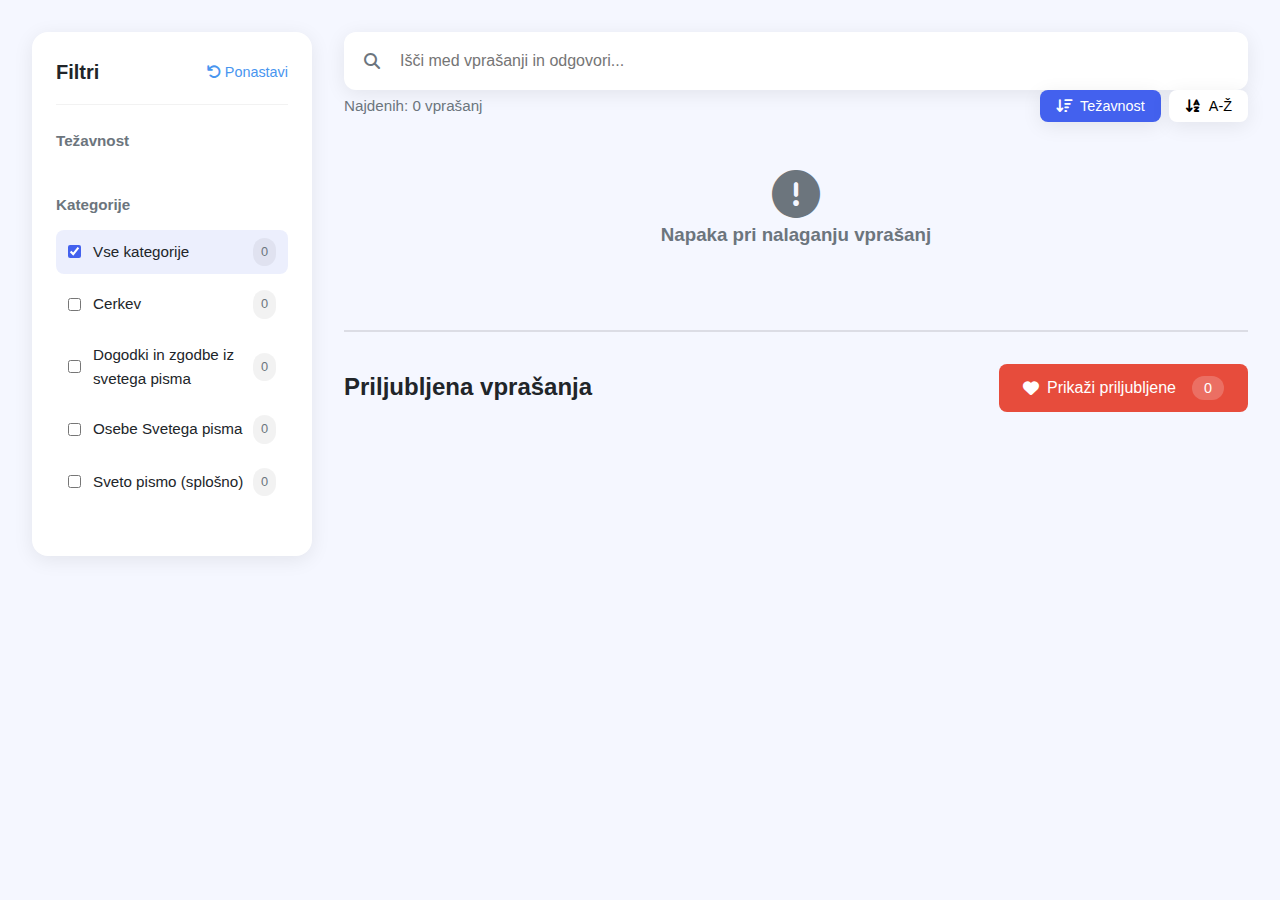
<file: index.html>
<!doctype html>
<html lang="sl">
<head>
    <meta charset="utf-8">
    <meta name="viewport" content="width=device-width, initial-scale=1">
    <title>Krščanski Kviz – Modern Filtri</title>
    <link rel="stylesheet" href="https://cdnjs.cloudflare.com/ajax/libs/font-awesome/6.4.0/css/all.min.css">
    <link rel="stylesheet" href="slog.css">
</head>
<body>
    <div class="container">
        <aside class="filter-sidebar">
            <div class="filter-header">
                <h2 class="filter-title">Filtri</h2>
                <button class="reset-btn"><i class="fas fa-undo"></i> Ponastavi</button>
            </div>

            <div class="filter-group">
                <div class="filter-group-title"><span>Težavnost</span></div>
                <div class="filter-options" id="difficulty-filters"></div>
            </div>

            <div class="filter-group">
                <div class="filter-group-title"><span>Kategorije</span></div>
                <div class="filter-options" id="category-filters"></div>
            </div>
        </aside>

        <main class="main-content">
            <div class="search-bar">
                <i class="fas fa-search"></i>
                <input type="text" id="search-input" placeholder="Išči med vprašanji in odgovori...">
            </div>

            <div class="results-header">
                <div class="results-count">Najdenih: <span id="results-count">0</span> vprašanj</div>
                <div class="sort-options">
                    <button class="sort-btn active" data-sort="difficulty"><i class="fas fa-sort-amount-down"></i> Težavnost</button>
                    <button class="sort-btn" data-sort="alphabetical"><i class="fas fa-sort-alpha-down"></i> A-Ž</button>
                </div>
            </div>

            <div class="questions-grid" id="questions-container"></div>

            <div class="favorites-section">
                <div class="favorites-header">
                    <h2 class="favorites-title">Priljubljena vprašanja</h2>
                    <button class="show-favorites-btn" id="show-favorites-btn">
                        <i class="fas fa-heart"></i> Prikaži priljubljene
                        <span class="favorites-count" id="favorites-count">0</span>
                    </button>
                </div>
                <div class="questions-grid" id="favorites-container"></div>
            </div>
        </main>
    </div>

    <script src="app.js"></script>
</body>
</html>
</file>
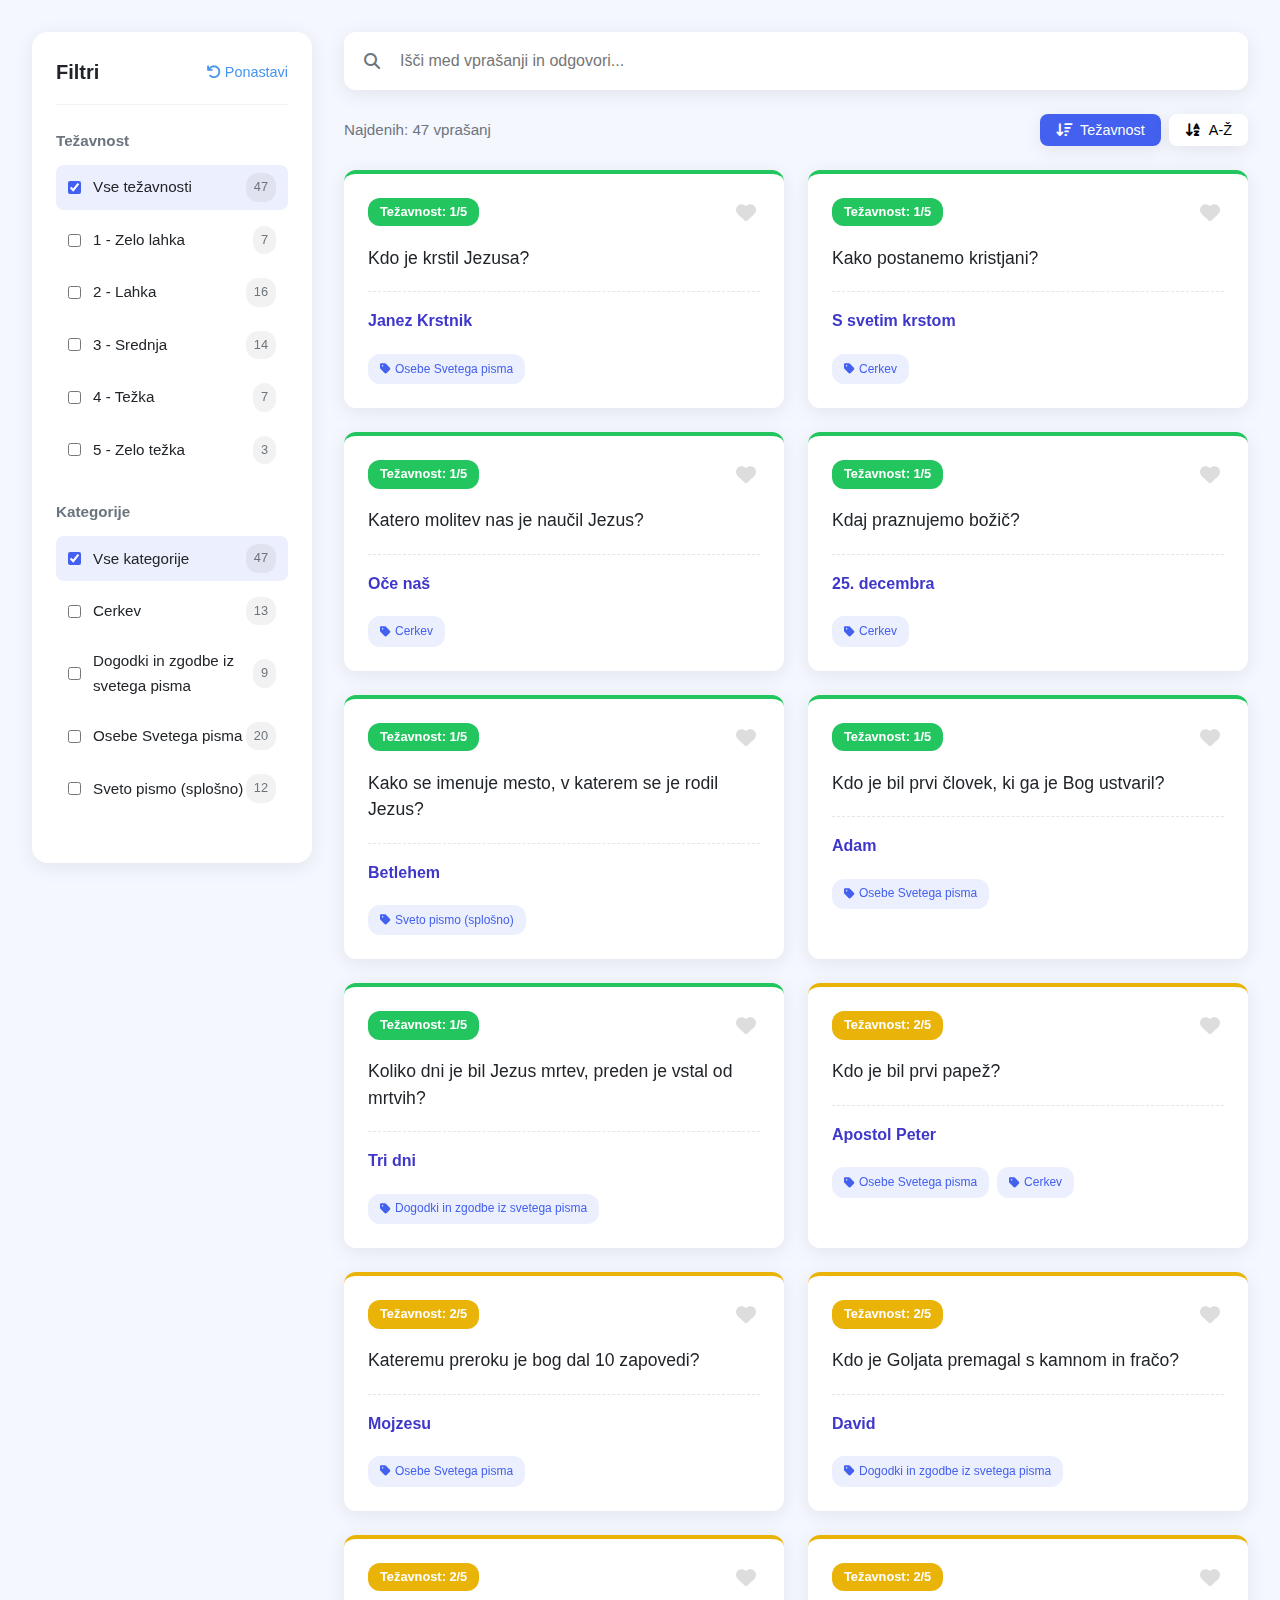
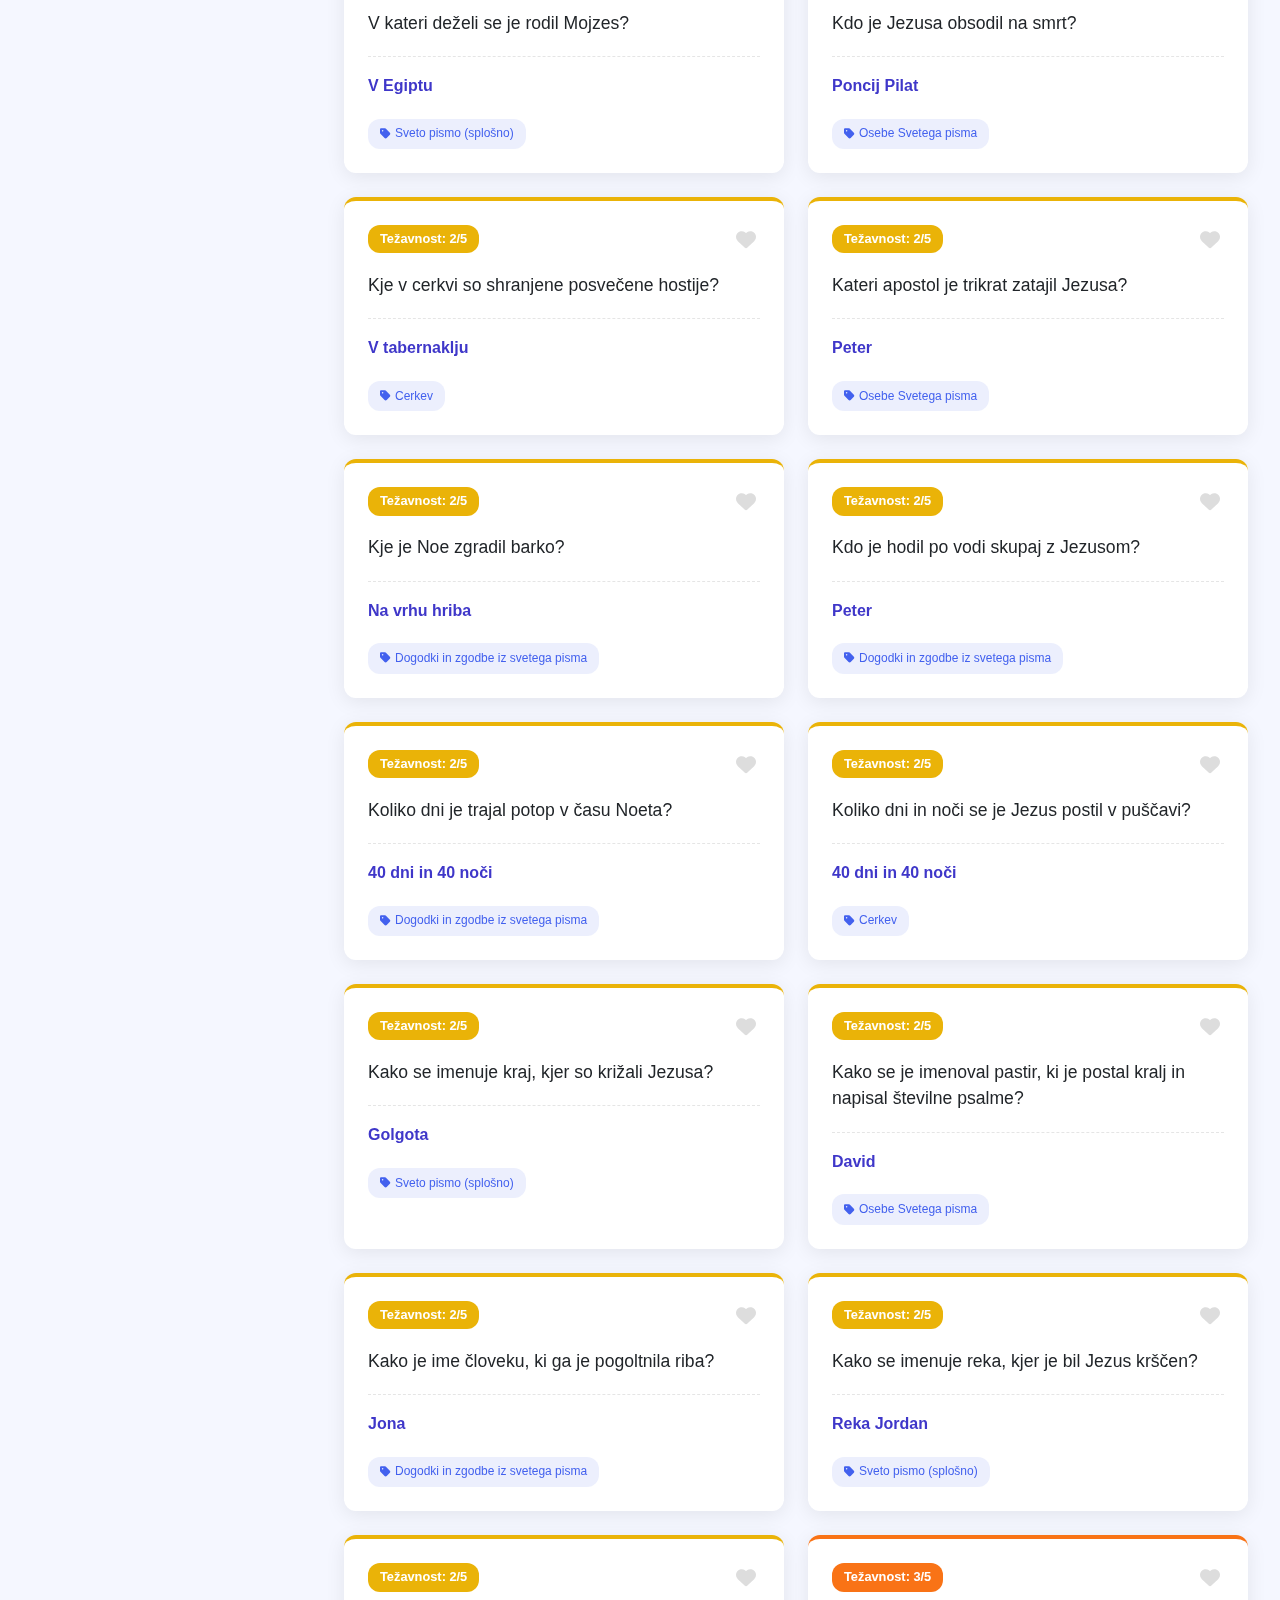
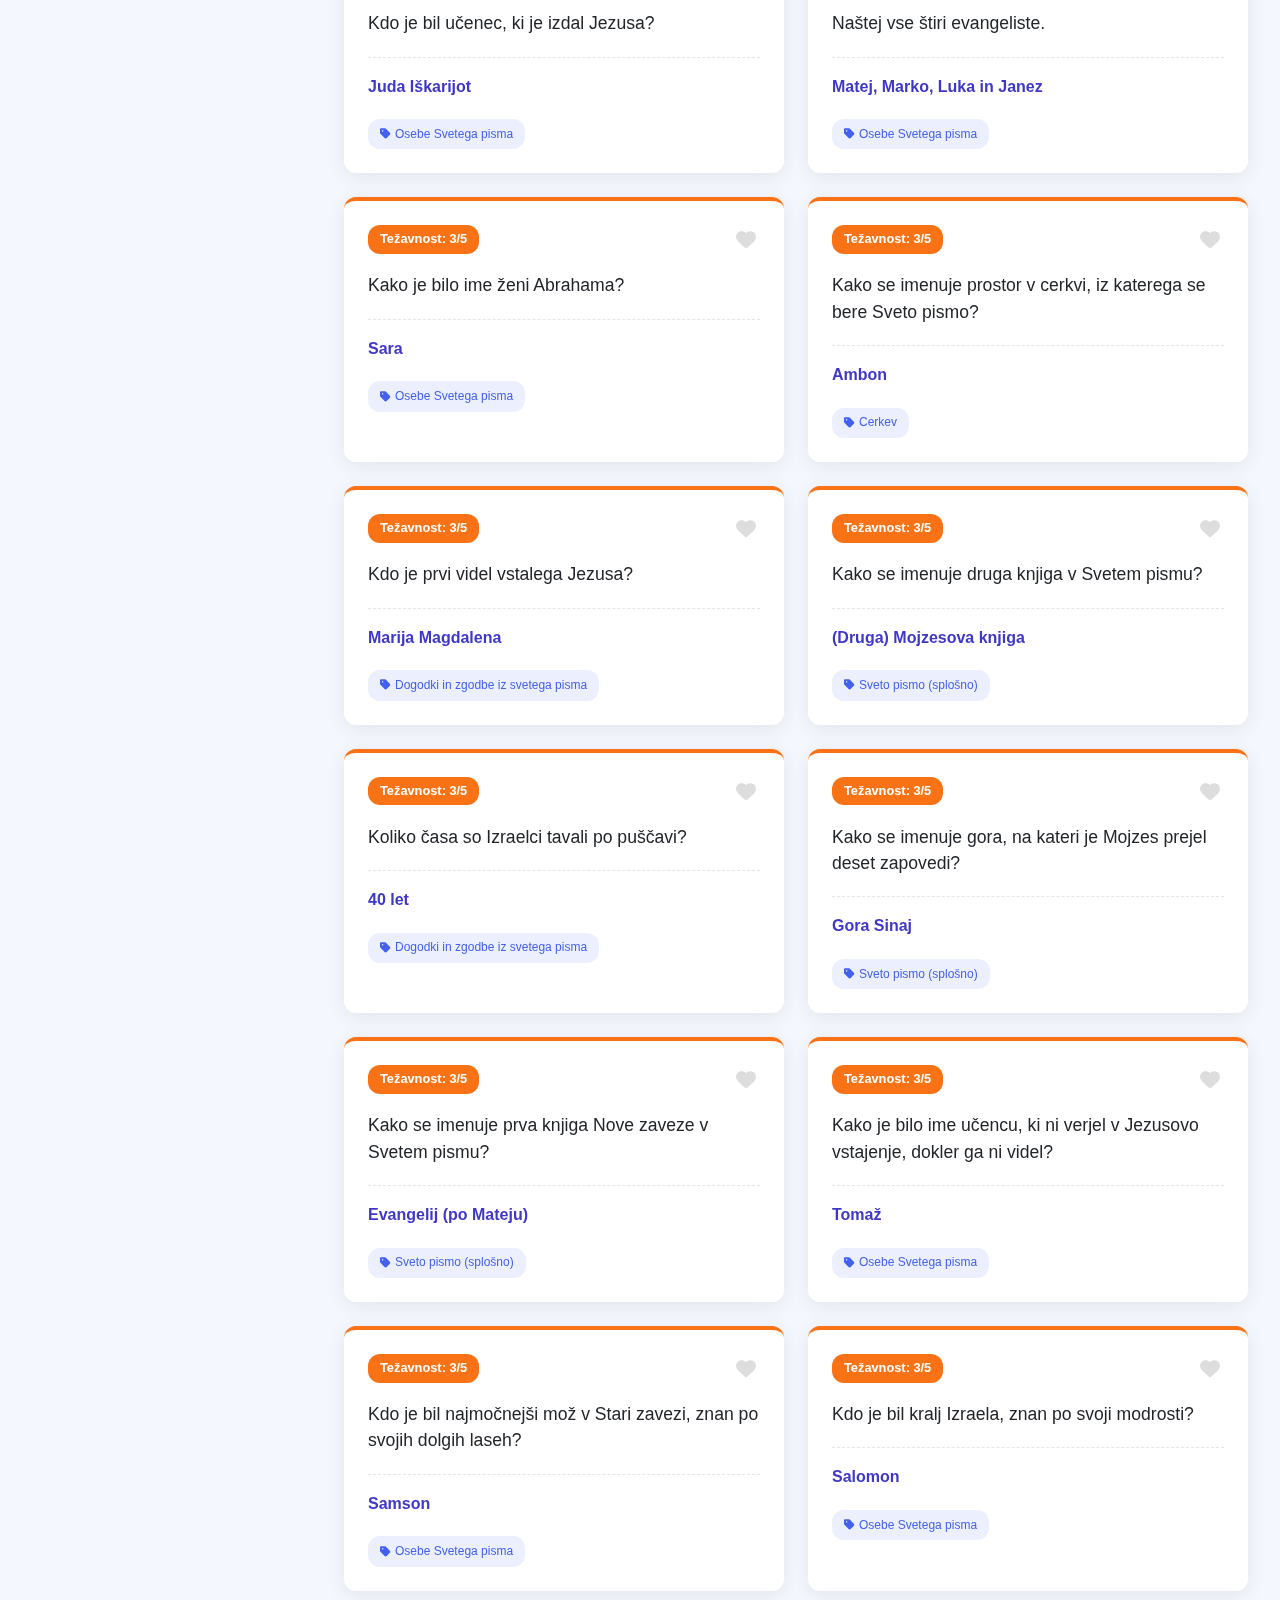
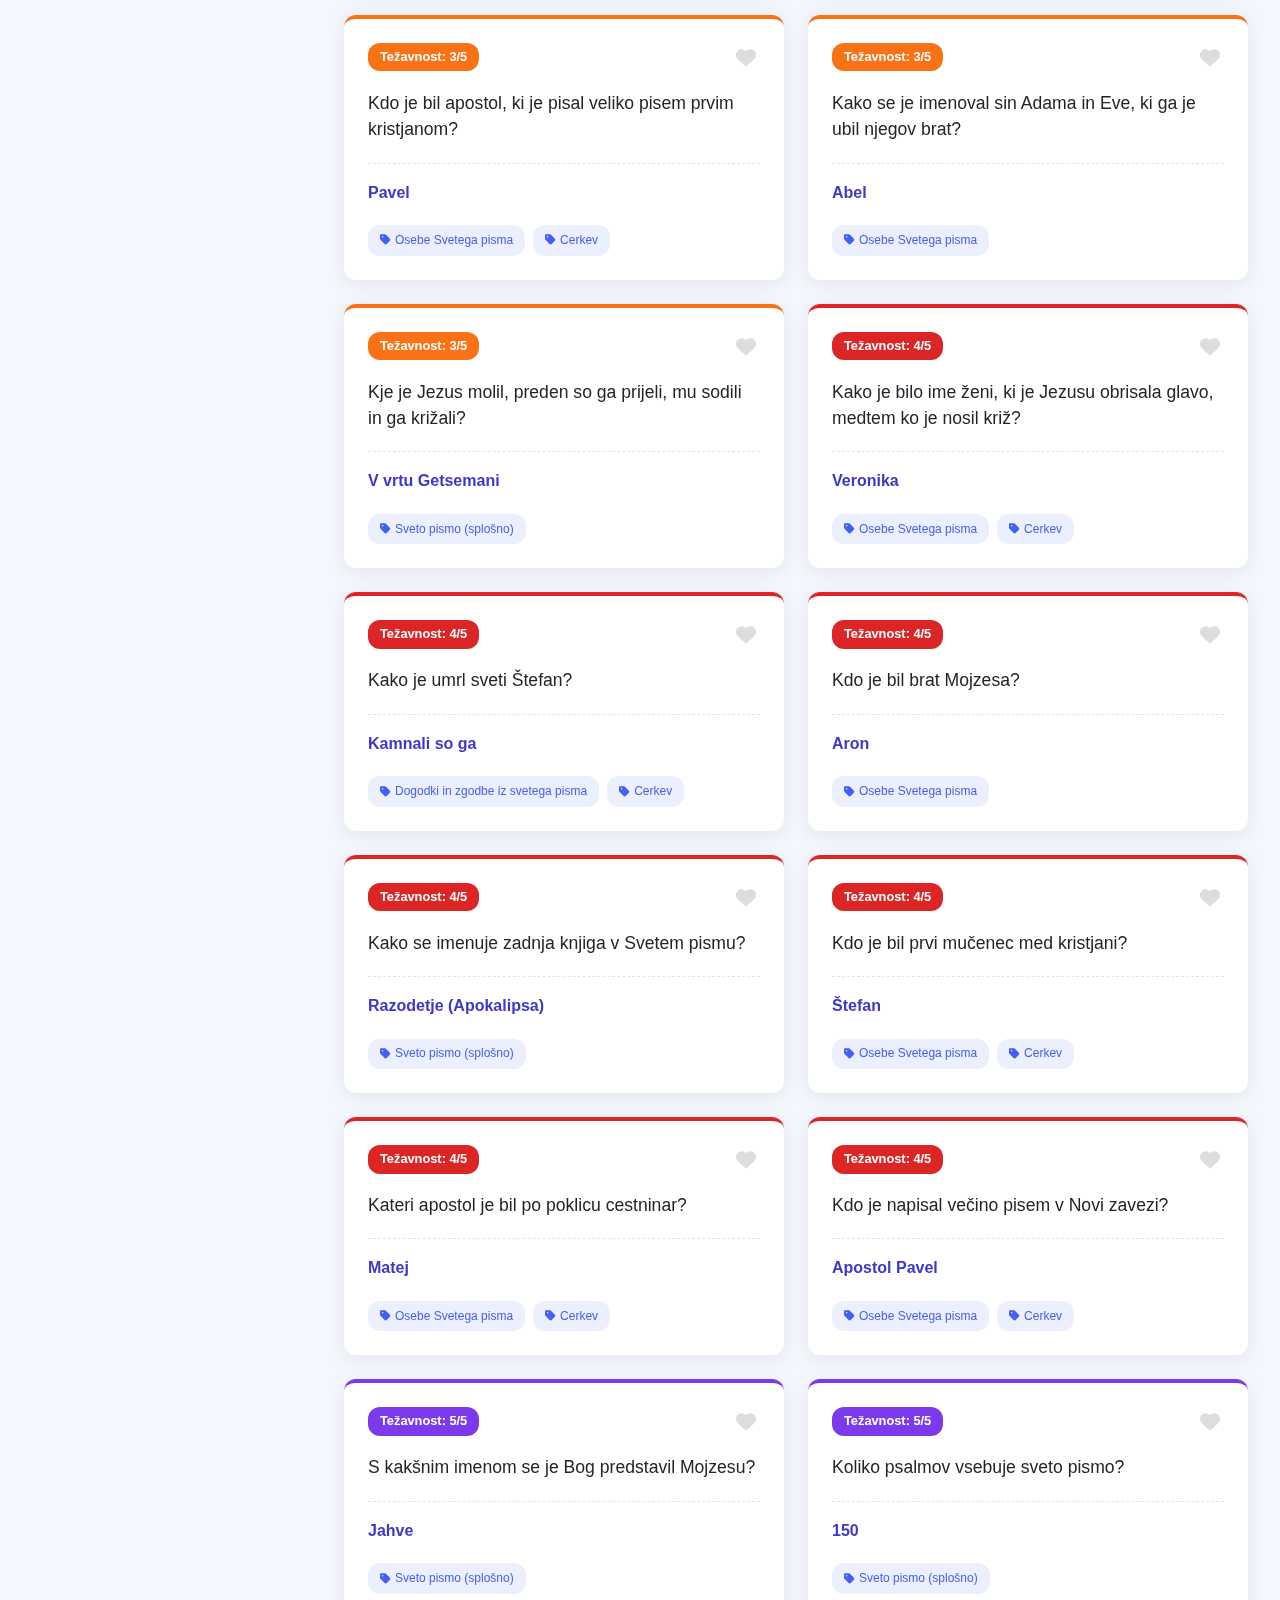
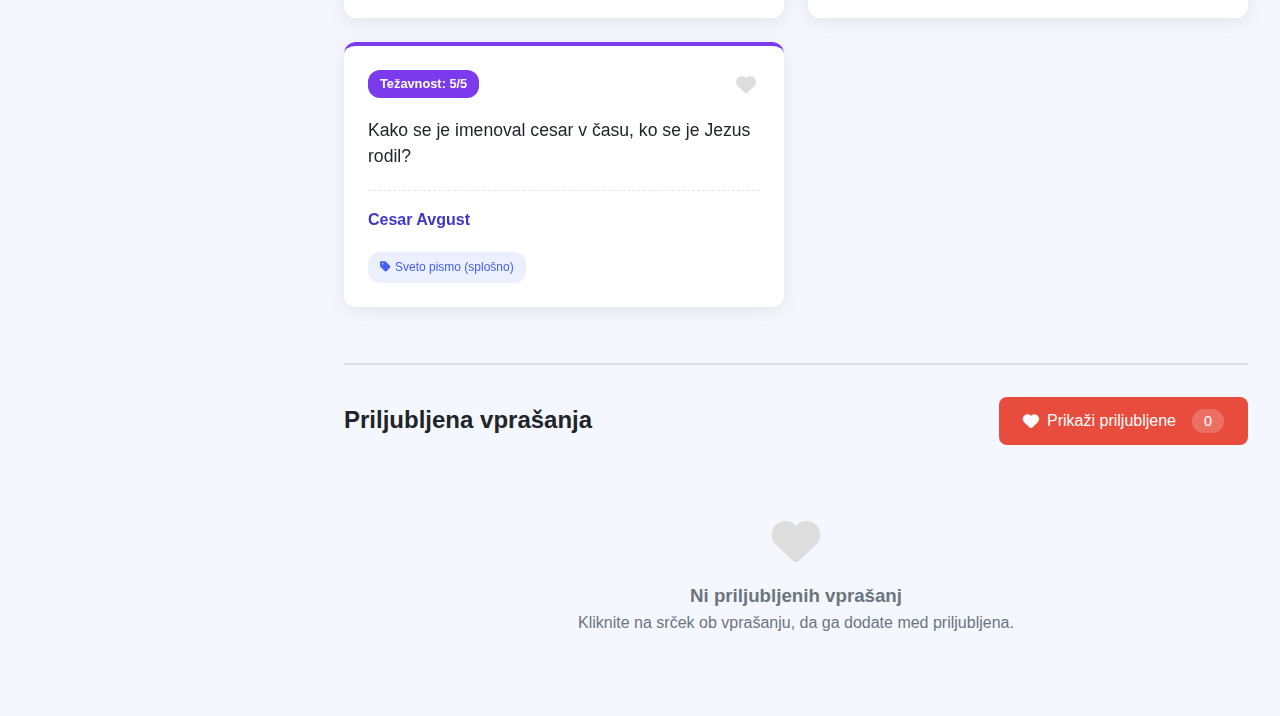
<file: Kviz.html>
<!DOCTYPE html>
<html lang="sl">
<head>
    <meta charset="UTF-8">
    <meta name="viewport" content="width=device-width, initial-scale=1.0">
    <title>Krščanski Kviz - Modern Filtri</title>
    <link rel="stylesheet" href="https://cdnjs.cloudflare.com/ajax/libs/font-awesome/6.4.0/css/all.min.css">
    <style>
        :root {
            --primary: #4361ee;
            --secondary: #3f37c9;
            --accent: #4895ef;
            --light: #f8f9fa;
            --dark: #212529;
            --gray: #6c757d;
            --white: #ffffff;
            --shadow: 0 4px 20px rgba(0,0,0,0.08);
            --favorite: #e74c3c;
            
            /* Barve težavnosti - po tvoji predlogi */
            --difficulty-1: #22C55E; /* Zelena - Zelo lahka */
            --difficulty-2: #EAB308; /* Rumena - Lahka */
            --difficulty-3: #F97316; /* Oranžna - Srednja */
            --difficulty-4: #DC2626; /* Rdeča - Težka */
            --difficulty-5: #7C3AED; /* Vijolična - Zelo težka */
        }
        
        * {
            box-sizing: border-box;
            margin: 0;
            padding: 0;
            font-family: 'Segoe UI', Tahoma, Geneva, Verdana, sans-serif;
        }
        
        body {
            background-color: #f5f7ff;
            color: var(--dark);
            line-height: 1.6;
        }
        
        .container {
            max-width: 1400px;
            margin: 0 auto;
            padding: 2rem;
            display: grid;
            grid-template-columns: 280px 1fr;
            gap: 2rem;
        }
        
        /* Filter Sidebar */
        .filter-sidebar {
            background: var(--white);
            border-radius: 16px;
            padding: 1.5rem;
            box-shadow: var(--shadow);
            height: fit-content;
            position: sticky;
            top: 2rem;
        }
        
        .filter-header {
            display: flex;
            justify-content: space-between;
            align-items: center;
            margin-bottom: 1.5rem;
            padding-bottom: 1rem;
            border-bottom: 1px solid rgba(0,0,0,0.05);
        }
        
        .filter-title {
            font-size: 1.25rem;
            font-weight: 600;
            color: var(--dark);
        }
        
        .reset-btn {
            background: none;
            border: none;
            color: var(--accent);
            font-size: 0.9rem;
            cursor: pointer;
            display: flex;
            align-items: center;
            gap: 0.25rem;
        }
        
        .filter-group {
            margin-bottom: 1.75rem;
        }
        
        .filter-group-title {
            font-size: 0.95rem;
            font-weight: 600;
            margin-bottom: 0.75rem;
            color: var(--gray);
            display: flex;
            align-items: center;
            justify-content: space-between;
        }
        
        .filter-options {
            display: flex;
            flex-direction: column;
            gap: 0.5rem;
        }
        
        .filter-option {
            display: flex;
            align-items: center;
            padding: 0.5rem 0.75rem;
            border-radius: 8px;
            cursor: pointer;
            transition: all 0.2s;
        }
        
        .filter-option:hover {
            background: rgba(67, 97, 238, 0.05);
        }
        
        .filter-option.active {
            background: rgba(67, 97, 238, 0.1);
        }
        
        .filter-option input {
            margin-right: 0.75rem;
            accent-color: var(--primary);
        }
        
        .filter-option label {
            flex: 1;
            cursor: pointer;
            font-size: 0.95rem;
        }
        
        .filter-count {
            background: rgba(0,0,0,0.05);
            color: var(--gray);
            padding: 0.25rem 0.5rem;
            border-radius: 12px;
            font-size: 0.8rem;
            font-weight: 500;
        }
        
        /* Main Content */
        .main-content {
            display: flex;
            flex-direction: column;
            gap: 1.5rem;
        }
        
        .search-bar {
            background: var(--white);
            border-radius: 12px;
            padding: 0.75rem 1.25rem;
            box-shadow: var(--shadow);
            display: flex;
            align-items: center;
        }
        
        .search-bar input {
            flex: 1;
            border: none;
            outline: none;
            font-size: 1rem;
            padding: 0.5rem;
            background: transparent;
        }
        
        .search-bar i {
            color: var(--gray);
            margin-right: 0.75rem;
        }
        
        .results-header {
            display: flex;
            justify-content: space-between;
            align-items: center;
        }
        
        .results-count {
            font-size: 0.95rem;
            color: var(--gray);
        }
        
        .sort-options {
            display: flex;
            gap: 0.5rem;
        }
        
        .sort-btn {
            background: var(--white);
            border: none;
            padding: 0.5rem 1rem;
            border-radius: 8px;
            font-size: 0.9rem;
            cursor: pointer;
            display: flex;
            align-items: center;
            gap: 0.5rem;
            box-shadow: var(--shadow);
        }
        
        .sort-btn.active {
            background: var(--primary);
            color: white;
        }
        
        .questions-grid {
            display: grid;
            grid-template-columns: repeat(auto-fill, minmax(300px, 1fr));
            gap: 1.5rem;
        }
        
        .question-card {
            background: var(--white);
            border-radius: 12px;
            padding: 1.5rem;
            box-shadow: var(--shadow);
            transition: transform 0.2s, box-shadow 0.2s;
            position: relative;
            border-top: 4px solid var(--primary); /* Privzeta barva */
        }
        
        .question-card:hover {
            transform: translateY(-5px);
            box-shadow: 0 8px 25px rgba(0,0,0,0.1);
        }
        
        /* Barvne različice za težavnost */
        .question-card.difficulty-1 {
            border-top-color: var(--difficulty-1);
        }
        
        .question-card.difficulty-2 {
            border-top-color: var(--difficulty-2);
        }
        
        .question-card.difficulty-3 {
            border-top-color: var(--difficulty-3);
        }
        
        .question-card.difficulty-4 {
            border-top-color: var(--difficulty-4);
        }
        
        .question-card.difficulty-5 {
            border-top-color: var(--difficulty-5);
        }
        
        .question-header {
            display: flex;
            justify-content: space-between;
            align-items: flex-start;
            margin-bottom: 1rem;
        }
        
        .question-difficulty {
            font-size: 0.8rem;
            font-weight: 600;
            padding: 0.25rem 0.75rem;
            border-radius: 12px;
            color: white;
        }
        
        /* Barvne različice za oznake težavnosti */
        .difficulty-badge-1 {
            background: var(--difficulty-1);
        }
        
        .difficulty-badge-2 {
            background: var(--difficulty-2);
        }
        
        .difficulty-badge-3 {
            background: var(--difficulty-3);
        }
        
        .difficulty-badge-4 {
            background: var(--difficulty-4);
        }
        
        .difficulty-badge-5 {
            background: var(--difficulty-5);
        }
        
        .favorite-btn {
            background: none;
            border: none;
            font-size: 1.25rem;
            cursor: pointer;
            color: #ddd;
            transition: all 0.3s ease;
            padding: 0.25rem;
            border-radius: 50%;
        }
        
        .favorite-btn:hover {
            color: var(--favorite);
            transform: scale(1.1);
        }
        
        .favorite-btn.active {
            color: var(--favorite);
        }
        
        .favorite-btn.active:hover {
            color: #c0392b;
        }
        
        .question-text {
            font-size: 1.1rem;
            margin-bottom: 1.25rem;
            line-height: 1.5;
        }
        
        .answer {
            color: var(--secondary);
            font-weight: 600;
            padding-top: 1rem;
            border-top: 1px dashed rgba(0,0,0,0.1);
            margin-top: 1rem;
        }
        
        .question-categories {
            display: flex;
            flex-wrap: wrap;
            gap: 0.5rem;
            margin-top: 1.25rem;
        }
        
        .category-tag {
            background: rgba(67, 97, 238, 0.1);
            color: var(--primary);
            font-size: 0.75rem;
            padding: 0.35rem 0.75rem;
            border-radius: 12px;
            display: flex;
            align-items: center;
            gap: 0.25rem;
        }
        
        .no-results {
            grid-column: 1 / -1;
            text-align: center;
            padding: 3rem;
            color: var(--gray);
        }
        
        .favorites-section {
            margin-top: 2rem;
            padding-top: 2rem;
            border-top: 2px solid rgba(0,0,0,0.1);
        }
        
        .favorites-header {
            display: flex;
            justify-content: space-between;
            align-items: center;
            margin-bottom: 1.5rem;
        }
        
        .favorites-title {
            font-size: 1.5rem;
            font-weight: 600;
            color: var(--dark);
        }
        
        .show-favorites-btn {
            background: var(--favorite);
            color: white;
            border: none;
            padding: 0.75rem 1.5rem;
            border-radius: 8px;
            font-size: 1rem;
            cursor: pointer;
            display: flex;
            align-items: center;
            gap: 0.5rem;
            transition: background-color 0.3s;
        }
        
        .show-favorites-btn:hover {
            background: #c0392b;
        }
        
        .favorites-count {
            background: rgba(255,255,255,0.2);
            color: white;
            padding: 0.25rem 0.75rem;
            border-radius: 12px;
            font-size: 0.9rem;
            margin-left: 0.5rem;
        }
        
        @media (max-width: 992px) {
            .container {
                grid-template-columns: 1fr;
            }
            
            .filter-sidebar {
                position: static;
            }
        }
    </style>
<base target="_blank">
</head>
<body>
    <div class="container">
        <!-- Filter Sidebar -->
        <aside class="filter-sidebar">
            <div class="filter-header">
                <h2 class="filter-title">Filtri</h2>
                <button class="reset-btn">
                    <i class="fas fa-undo"></i>
                    Ponastavi
                </button>
            </div>
            
            <!-- Difficulty Filter -->
            <div class="filter-group">
                <div class="filter-group-title">
                    <span>Težavnost</span>
                </div>
                <div class="filter-options" id="difficulty-filters">
                    <div class="filter-option active">
                        <input type="checkbox" id="difficulty-all" checked>
                        <label for="difficulty-all">Vse težavnosti</label>
                        <span class="filter-count" id="count-difficulty-all">0</span>
                    </div>
                    <div class="filter-option">
                        <input type="checkbox" id="difficulty-1">
                        <label for="difficulty-1">1 - Zelo lahka</label>
                        <span class="filter-count" id="count-difficulty-1">0</span>
                    </div>
                    <div class="filter-option">
                        <input type="checkbox" id="difficulty-2">
                        <label for="difficulty-2">2 - Lahka</label>
                        <span class="filter-count" id="count-difficulty-2">0</span>
                    </div>
                    <div class="filter-option">
                        <input type="checkbox" id="difficulty-3">
                        <label for="difficulty-3">3 - Srednja</label>
                        <span class="filter-count" id="count-difficulty-3">0</span>
                    </div>
                    <div class="filter-option">
                        <input type="checkbox" id="difficulty-4">
                        <label for="difficulty-4">4 - Težka</label>
                        <span class="filter-count" id="count-difficulty-4">0</span>
                    </div>
                    <div class="filter-option">
                        <input type="checkbox" id="difficulty-5">
                        <label for="difficulty-5">5 - Zelo težka</label>
                        <span class="filter-count" id="count-difficulty-5">0</span>
                    </div>
                </div>
            </div>
            
            <!-- Category Filter -->
            <div class="filter-group">
                <div class="filter-group-title">
                    <span>Kategorije</span>
                </div>
                <div class="filter-options" id="category-filters">
                    <div class="filter-option active">
                        <input type="checkbox" id="category-all" checked>
                        <label for="category-all">Vse kategorije</label>
                        <span class="filter-count" id="count-category-all">0</span>
                    </div>
                    <!-- Kategorije bodo dodane dinamično -->
                </div>
            </div>
        </aside>
        
        <!-- Main Content -->
        <main class="main-content">
            <!-- Search Bar -->
            <div class="search-bar">
                <i class="fas fa-search"></i>
                <input type="text" id="search-input" placeholder="Išči med vprašanji in odgovori...">
            </div>
            
            <!-- Results Header -->
            <div class="results-header">
                <div class="results-count">
                    Najdenih: <span id="results-count">0</span> vprašanj
                </div>
                <div class="sort-options">
                    <button class="sort-btn active" data-sort="difficulty">
                        <i class="fas fa-sort-amount-down"></i>
                        Težavnost
                    </button>
                    <button class="sort-btn" data-sort="alphabetical">
                        <i class="fas fa-sort-alpha-down"></i>
                        A-Ž
                    </button>
                </div>
            </div>
            
            <!-- Questions Grid -->
            <div class="questions-grid" id="questions-container">
                <!-- Vprašanja bodo naložena dinamično -->
            </div>
            
            <!-- Favorites Section -->
            <div class="favorites-section">
                <div class="favorites-header">
                    <h2 class="favorites-title">Priljubljena vprašanja</h2>
                    <button class="show-favorites-btn" id="show-favorites-btn">
                        <i class="fas fa-heart"></i>
                        Prikaži priljubljene
                        <span class="favorites-count" id="favorites-count">0</span>
                    </button>
                </div>
                <div class="questions-grid" id="favorites-container">
                    <!-- Priljubljena vprašanja bodo prikazana tu -->
                </div>
            </div>
        </main>
    </div>

    <script>
        document.addEventListener('DOMContentLoaded', function() {
            const questionsContainer = document.getElementById('questions-container');
            const favoritesContainer = document.getElementById('favorites-container');
            const searchInput = document.getElementById('search-input');
            const resultsCount = document.getElementById('results-count');
            const resetBtn = document.querySelector('.reset-btn');
            const sortButtons = document.querySelectorAll('.sort-btn');
            const showFavoritesBtn = document.getElementById('show-favorites-btn');
            const favoritesCount = document.getElementById('favorites-count');
            
            let questions = [];
            let allCategories = new Set();
            let favoriteQuestions = new Set(); // Shranjujemo ID-je priljubljenih vprašanj
            let activeFilters = {
                difficulties: [],
                categories: [],
                searchQuery: '',
                sortBy: 'difficulty'
            };
            let showOnlyFavorites = false;
            
            // Naloži vprašanja iz JSON datoteke
            fetch('vprasanja.json')
                .then(response => response.json())
                .then(data => {
                    // Dodaj ID-je vprašanjem, če jih še nimajo
                    questions = data.map((question, index) => {
                        return {
                            ...question,
                            id: question.id || index + 1 // Ustvari ID, če ne obstaja
                        };
                    });
                    
                    // Naloži shranjene priljubljene vprašanja iz localStorage
                    loadFavorites();
                    
                    // Pripravi seznam vseh kategorij
                    data.forEach(question => {
                        question.kategorije.forEach(category => {
                            allCategories.add(category);
                        });
                    });
                    
                    // Dodaj kategorije v filter
                    const sortedCategories = Array.from(allCategories).sort();
                    sortedCategories.forEach(category => {
                        const filterOption = document.createElement('div');
                        filterOption.className = 'filter-option';
                        filterOption.innerHTML = `
                            <input type="checkbox" id="category-${category.replace(/\s+/g, '-')}">
                            <label for="category-${category.replace(/\s+/g, '-')}">${category}</label>
                            <span class="filter-count" id="count-category-${category.replace(/\s+/g, '-')}">0</span>
                        `;
                        document.getElementById('category-filters').appendChild(filterOption);
                    });
                    
                    // Posodobi števce in prikaži vprašanja
                    updateCounters();
                    applyFilters();
                    displayFavorites();
                    
                    // Nastavi dogodke za filtre
                    setupFilterEvents();
                })
                .catch(error => {
                    console.error('Napaka pri nalaganju vprašanj:', error);
                    questionsContainer.innerHTML = `
                        <div class="no-results">
                            <i class="fas fa-exclamation-circle" style="font-size: 3rem; margin-bottom: 1rem;"></i>
                            <h3>Napaka pri nalaganju vprašanj</h3>
                            <p>Preverite, ali datoteka vprasanja.json obstaja.</p>
                        </div>
                    `;
                });
            
            // Funkcija za nalaganje priljubljenih vprašanj iz localStorage
            function loadFavorites() {
                const savedFavorites = localStorage.getItem('favoriteQuestions');
                if (savedFavorites) {
                    favoriteQuestions = new Set(JSON.parse(savedFavorites));
                }
                updateFavoritesCount();
            }
            
            // Funkcija za shranjevanje priljubljenih vprašanj v localStorage
            function saveFavorites() {
                localStorage.setItem('favoriteQuestions', JSON.stringify([...favoriteQuestions]));
                updateFavoritesCount();
            }
            
            // Funkcija za posodobitev števca priljubljenih
            function updateFavoritesCount() {
                favoritesCount.textContent = favoriteQuestions.size;
            }
            
            // Funkcija za prikaz vprašanj
            function displayQuestions(questionsToDisplay) {
                if (questionsToDisplay.length === 0) {
                    questionsContainer.innerHTML = `
                        <div class="no-results">
                            <i class="fas fa-search" style="font-size: 3rem; margin-bottom: 1rem;"></i>
                            <h3>Ni ustreznih vprašanj</h3>
                            <p>Spremenite iskalne pogoje za drugačne rezultate.</p>
                        </div>
                    `;
                    return;
                }
                
                questionsContainer.innerHTML = '';
                
                questionsToDisplay.forEach(question => {
                    const isFavorite = favoriteQuestions.has(question.id);
                    const questionCard = document.createElement('div');
                    questionCard.className = `question-card difficulty-${question.težavnost}`;
                    
                    const questionHeader = document.createElement('div');
                    questionHeader.className = 'question-header';
                    
                    const difficulty = document.createElement('div');
                    difficulty.className = `question-difficulty difficulty-badge-${question.težavnost}`;
                    difficulty.textContent = `Težavnost: ${question.težavnost}/5`;
                    
                    const favoriteBtn = document.createElement('button');
                    favoriteBtn.className = `favorite-btn ${isFavorite ? 'active' : ''}`;
                    favoriteBtn.innerHTML = '<i class="fas fa-heart"></i>';
                    favoriteBtn.addEventListener('click', function() {
                        toggleFavorite(question.id);
                        this.classList.toggle('active');
                        displayFavorites();
                    });
                    
                    const questionText = document.createElement('div');
                    questionText.className = 'question-text';
                    questionText.textContent = question.vprašanje;
                    
                    const answer = document.createElement('div');
                    answer.className = 'answer';
                    answer.textContent = question.odgovor;
                    
                    const categories = document.createElement('div');
                    categories.className = 'question-categories';
                    
                    question.kategorije.forEach(category => {
                        const categoryTag = document.createElement('div');
                        categoryTag.className = 'category-tag';
                        categoryTag.innerHTML = `<i class="fas fa-tag"></i> ${category}`;
                        categories.appendChild(categoryTag);
                    });
                    
                    questionHeader.appendChild(difficulty);
                    questionHeader.appendChild(favoriteBtn);
                    questionCard.appendChild(questionHeader);
                    questionCard.appendChild(questionText);
                    questionCard.appendChild(answer);
                    questionCard.appendChild(categories);
                    
                    questionsContainer.appendChild(questionCard);
                });
                
                resultsCount.textContent = questionsToDisplay.length;
            }
            
            // Funkcija za prikaz priljubljenih vprašanj
            function displayFavorites() {
                const favoriteQuestionsList = questions.filter(question => 
                    favoriteQuestions.has(question.id)
                );
                
                if (favoriteQuestionsList.length === 0) {
                    favoritesContainer.innerHTML = `
                        <div class="no-results">
                            <i class="fas fa-heart" style="font-size: 3rem; margin-bottom: 1rem; color: #ddd;"></i>
                            <h3>Ni priljubljenih vprašanj</h3>
                            <p>Kliknite na srček ob vprašanju, da ga dodate med priljubljena.</p>
                        </div>
                    `;
                    return;
                }
                
                favoritesContainer.innerHTML = '';
                
                favoriteQuestionsList.forEach(question => {
                    const questionCard = document.createElement('div');
                    questionCard.className = `question-card difficulty-${question.težavnost}`;
                    
                    const questionHeader = document.createElement('div');
                    questionHeader.className = 'question-header';
                    
                    const difficulty = document.createElement('div');
                    difficulty.className = `question-difficulty difficulty-badge-${question.težavnost}`;
                    difficulty.textContent = `Težavnost: ${question.težavnost}/5`;
                    
                    const favoriteBtn = document.createElement('button');
                    favoriteBtn.className = 'favorite-btn active';
                    favoriteBtn.innerHTML = '<i class="fas fa-heart"></i>';
                    favoriteBtn.addEventListener('click', function() {
                        toggleFavorite(question.id);
                        displayFavorites();
                        applyFilters(); // Osveži glavni prikaz
                    });
                    
                    const questionText = document.createElement('div');
                    questionText.className = 'question-text';
                    questionText.textContent = question.vprašanje;
                    
                    const answer = document.createElement('div');
                    answer.className = 'answer';
                    answer.textContent = question.odgovor;
                    
                    const categories = document.createElement('div');
                    categories.className = 'question-categories';
                    
                    question.kategorije.forEach(category => {
                        const categoryTag = document.createElement('div');
                        categoryTag.className = 'category-tag';
                        categoryTag.innerHTML = `<i class="fas fa-tag"></i> ${category}`;
                        categories.appendChild(categoryTag);
                    });
                    
                    questionHeader.appendChild(difficulty);
                    questionHeader.appendChild(favoriteBtn);
                    questionCard.appendChild(questionHeader);
                    questionCard.appendChild(questionText);
                    questionCard.appendChild(answer);
                    questionCard.appendChild(categories);
                    
                    favoritesContainer.appendChild(questionCard);
                });
            }
            
            // Funkcija za preklop priljubljenega statusa
            function toggleFavorite(questionId) {
                if (favoriteQuestions.has(questionId)) {
                    favoriteQuestions.delete(questionId);
                } else {
                    favoriteQuestions.add(questionId);
                }
                saveFavorites();
            }
            
            // Funkcija za filtriranje in sortiranje
            function applyFilters() {
                let filteredQuestions = questions.filter(question => {
                    // Če je aktiviran filter za prikaz samo priljubljenih
                    if (showOnlyFavorites && !favoriteQuestions.has(question.id)) {
                        return false;
                    }
                    
                    // Preveri težavnost
                    if (activeFilters.difficulties.length > 0 && !activeFilters.difficulties.includes(question.težavnost)) {
                        return false;
                    }
                    
                    // Preveri kategorije
                    if (activeFilters.categories.length > 0) {
                        const hasCategory = question.kategorije.some(category => 
                            activeFilters.categories.includes(category));
                        if (!hasCategory) return false;
                    }
                    
                    // Preveri iskalni niz
                    if (activeFilters.searchQuery) {
                        const searchLower = activeFilters.searchQuery.toLowerCase();
                        const questionText = question.vprašanje.toLowerCase();
                        const answerText = question.odgovor.toLowerCase();
                        
                        if (!questionText.includes(searchLower) && !answerText.includes(searchLower)) {
                            return false;
                        }
                    }
                    
                    return true;
                });
                
                // Uporabi sortiranje
                if (activeFilters.sortBy === 'difficulty') {
                    filteredQuestions.sort((a, b) => a.težavnost - b.težavnost);
                } else if (activeFilters.sortBy === 'alphabetical') {
                    filteredQuestions.sort((a, b) => a.vprašanje.localeCompare(b.vprašanje, 'sl'));
                }
                
                displayQuestions(filteredQuestions);
            }
            
            // Funkcija za posodobitev števcev
            function updateCounters() {
                // Števci za težavnost
                document.getElementById('count-difficulty-all').textContent = questions.length;
                for (let i = 1; i <= 5; i++) {
                    const count = questions.filter(q => q.težavnost === i).length;
                    document.getElementById(`count-difficulty-${i}`).textContent = count;
                }
                
                // Števci za kategorije
                document.getElementById('count-category-all').textContent = questions.length;
                allCategories.forEach(category => {
                    const count = questions.filter(q => q.kategorije.includes(category)).length;
                    document.getElementById(`count-category-${category.replace(/\s+/g, '-')}`).textContent = count;
                });
            }
            
            // Funkcija za nastavitev dogodkov za filtre
            function setupFilterEvents() {
                // Dogodki za težavnost
                document.querySelectorAll('#difficulty-filters input').forEach(checkbox => {
                    checkbox.addEventListener('change', function() {
                        const id = this.id;
                        
                        if (id === 'difficulty-all') {
                            const isChecked = this.checked;
                            document.querySelectorAll('#difficulty-filters input').forEach(cb => {
                                cb.checked = isChecked;
                            });
                            
                            if (isChecked) {
                                activeFilters.difficulties = [];
                            } else {
                                activeFilters.difficulties = [1, 2, 3, 4, 5];
                            }
                        } else {
                            const difficulty = parseInt(id.split('-')[1]);
                            
                            if (this.checked) {
                                activeFilters.difficulties.push(difficulty);
                            } else {
                                activeFilters.difficulties = activeFilters.difficulties.filter(d => d !== difficulty);
                            }
                            
                            // Preveri ali so vse označene
                            const allChecked = Array.from(document.querySelectorAll('#difficulty-filters input:not(#difficulty-all)'))
                                .every(cb => cb.checked);
                            document.getElementById('difficulty-all').checked = allChecked;
                        }
                        
                        applyFilters();
                    });
                });
                
                // Dogodki za kategorije
                document.querySelectorAll('#category-filters input').forEach(checkbox => {
                    checkbox.addEventListener('change', function() {
                        const id = this.id;
                        
                        if (id === 'category-all') {
                            const isChecked = this.checked;
                            document.querySelectorAll('#category-filters input').forEach(cb => {
                                cb.checked = isChecked;
                            });
                            
                            if (isChecked) {
                                activeFilters.categories = [];
                            } else {
                                activeFilters.categories = Array.from(allCategories);
                            }
                        } else {
                            const category = this.id.replace('category-', '').replace(/-/g, ' ');
                            
                            if (this.checked) {
                                activeFilters.categories.push(category);
                            } else {
                                activeFilters.categories = activeFilters.categories.filter(c => c !== category);
                            }
                            
                            // Preveri ali so vse označene
                            const allChecked = Array.from(document.querySelectorAll('#category-filters input:not(#category-all)'))
                                .every(cb => cb.checked);
                            document.getElementById('category-all').checked = allChecked;
                        }
                        
                        applyFilters();
                    });
                });
                
                // Iskanje
                searchInput.addEventListener('input', function() {
                    activeFilters.searchQuery = this.value.trim().toLowerCase();
                    applyFilters();
                });
                
                // Sortiranje
                sortButtons.forEach(button => {
                    button.addEventListener('click', function() {
                        sortButtons.forEach(btn => btn.classList.remove('active'));
                        this.classList.add('active');
                        activeFilters.sortBy = this.dataset.sort;
                        applyFilters();
                    });
                });
                
                // Prikaz samo priljubljenih
                showFavoritesBtn.addEventListener('click', function() {
                    showOnlyFavorites = !showOnlyFavorites;
                    if (showOnlyFavorites) {
                        this.innerHTML = '<i class="fas fa-times"></i> Prikaži vse vprašanja';
                        this.style.background = 'var(--gray)';
                    } else {
                        this.innerHTML = '<i class="fas fa-heart"></i> Prikaži priljubljene <span class="favorites-count" id="favorites-count">' + favoriteQuestions.size + '</span>';
                        this.style.background = 'var(--favorite)';
                    }
                    applyFilters();
                });
                
                // Ponastavi filtre
                resetBtn.addEventListener('click', function() {
                    // Ponastavi vse checkboxe
                    document.querySelectorAll('input[type="checkbox"]').forEach(checkbox => {
                        checkbox.checked = true;
                    });
                    
                    // Ponastavi iskanje
                    searchInput.value = '';
                    
                    // Ponastavi filtre
                    activeFilters = {
                        difficulties: [],
                        categories: [],
                        searchQuery: '',
                        sortBy: 'difficulty'
                    };
                    
                    // Ponastavi sortiranje
                    sortButtons.forEach(btn => btn.classList.remove('active'));
                    document.querySelector('[data-sort="difficulty"]').classList.add('active');
                    
                    // Ponastavi prikaz vseh vprašanj
                    showOnlyFavorites = false;
                    showFavoritesBtn.innerHTML = '<i class="fas fa-heart"></i> Prikaži priljubljene <span class="favorites-count" id="favorites-count">' + favoriteQuestions.size + '</span>';
                    showFavoritesBtn.style.background = 'var(--favorite)';
                    
                    applyFilters();
                });
            }
        });
    </script>
</body>
</html>
</file>
<file: slog.css>
:root {
    --primary: #4361ee;
    --secondary: #3f37c9;
    --accent: #4895ef;
    --light: #f8f9fa;
    --dark: #212529;
    --gray: #6c757d;
    --white: #ffffff;
    --shadow: 0 4px 20px rgba(0, 0, 0, 0.08);
    --favorite: #e74c3c;
    --difficulty-1: #22C55E;
    --difficulty-2: #EAB308;
    --difficulty-3: #F97316;
    --difficulty-4: #DC2626;
    --difficulty-5: #7C3AED;
}

* {
    box-sizing: border-box;
    margin: 0;
    padding: 0;
    font-family: 'Segoe UI', Tahoma, Geneva, Verdana, sans-serif;
}

body {
    background: #f5f7ff;
    color: var(--dark);
    line-height: 1.6;
}

.container {
    max-width: 1400px;
    margin: 0 auto;
    padding: 2rem;
    display: grid;
    grid-template-columns: 280px 1fr;
    gap: 2rem;
}

.filter-sidebar {
    background: var(--white);
    border-radius: 16px;
    padding: 1.5rem;
    box-shadow: var(--shadow);
    height: fit-content;
    position: sticky;
    top: 2rem;
}

.filter-header {
    display: flex;
    justify-content: space-between;
    align-items: center;
    margin-bottom: 1.5rem;
    padding-bottom: 1rem;
    border-bottom: 1px solid rgba(0, 0, 0, 0.05);
}

.filter-title {
    font-size: 1.25rem;
    font-weight: 600;
}

.reset-btn {
    background: none;
    border: none;
    color: var(--accent);
    font-size: 0.9rem;
    cursor: pointer;
    display: flex;
    align-items: center;
    gap: 0.25rem;
}

.filter-group {
    margin-bottom: 1.75rem;
}

.filter-group-title {
    font-size: 0.95rem;
    font-weight: 600;
    margin-bottom: 0.75rem;
    color: var(--gray);
    display: flex;
    justify-content: space-between;
}

.filter-options {
    display: flex;
    flex-direction: column;
    gap: 0.5rem;
}

.filter-option {
    display: flex;
    align-items: center;
    padding: 0.5rem 0.75rem;
    border-radius: 8px;
    cursor: pointer;
    transition: background 0.2s;
}

.filter-option:hover {
    background: rgba(67, 97, 238, 0.05);
}

.filter-option.active {
    background: rgba(67, 97, 238, 0.1);
}

.filter-option input {
    margin-right: 0.75rem;
    accent-color: var(--primary);
}

.filter-option label {
    flex: 1;
    cursor: pointer;
    font-size: 0.95rem;
}

.filter-count {
    background: rgba(0, 0, 0, 0.05);
    color: var(--gray);
    padding: 0.25rem 0.5rem;
    border-radius: 12px;
    font-size: 0.8rem;
    font-weight: 500;
}

.search-bar {
    background: var(--white);
    border-radius: 12px;
    padding: 0.75rem 1.25rem;
    box-shadow: var(--shadow);
    display: flex;
    align-items: center;
}

.search-bar input {
    flex: 1;
    border: none;
    outline: none;
    font-size: 1rem;
    padding: 0.5rem;
    background: transparent;
}

.search-bar i {
    color: var(--gray);
    margin-right: 0.75rem;
}

.results-header {
    display: flex;
    justify-content: space-between;
    align-items: center;
}

.results-count {
    font-size: 0.95rem;
    color: var(--gray);
}

.sort-options {
    display: flex;
    gap: 0.5rem;
}

.sort-btn {
    background: var(--white);
    border: none;
    padding: 0.5rem 1rem;
    border-radius: 8px;
    font-size: 0.9rem;
    cursor: pointer;
    display: flex;
    align-items: center;
    gap: 0.5rem;
    box-shadow: var(--shadow);
}

.sort-btn.active {
    background: var(--primary);
    color: white;
}

.questions-grid {
    display: grid;
    grid-template-columns: repeat(auto-fill, minmax(300px, 1fr));
    gap: 1.5rem;
}

.question-card {
    background: var(--white);
    border-radius: 12px;
    padding: 1.5rem;
    box-shadow: var(--shadow);
    transition: transform 0.2s, box-shadow 0.2s;
    position: relative;
    border-top: 4px solid var(--primary);
}

.question-card:hover {
    transform: translateY(-5px);
    box-shadow: 0 8px 25px rgba(0, 0, 0, 0.1);
}

.question-card.difficulty-1 {
    border-top-color: var(--difficulty-1);
}
.question-card.difficulty-2 {
    border-top-color: var(--difficulty-2);
}
.question-card.difficulty-3 {
    border-top-color: var(--difficulty-3);
}
.question-card.difficulty-4 {
    border-top-color: var(--difficulty-4);
}
.question-card.difficulty-5 {
    border-top-color: var(--difficulty-5);
}

.question-header {
    display: flex;
    justify-content: space-between;
    align-items: flex-start;
    margin-bottom: 1rem;
}

.question-difficulty {
    font-size: 0.8rem;
    font-weight: 600;
    padding: 0.25rem 0.75rem;
    border-radius: 12px;
    color: white;
}

.difficulty-badge-1 {
    background: var(--difficulty-1);
}
.difficulty-badge-2 {
    background: var(--difficulty-2);
}
.difficulty-badge-3 {
    background: var(--difficulty-3);
}
.difficulty-badge-4 {
    background: var(--difficulty-4);
}
.difficulty-badge-5 {
    background: var(--difficulty-5);
}

.favorite-btn {
    background: none;
    border: none;
    font-size: 1.25rem;
    cursor: pointer;
    color: #ddd;
    transition: color 0.3s, transform 0.2s;
    padding: 0.25rem;
    border-radius: 50%;
}

.favorite-btn:hover {
    color: var(--favorite);
    transform: scale(1.1);
}

.favorite-btn.active {
    color: var(--favorite);
}

.question-text {
    font-size: 1.1rem;
    margin-bottom: 1.25rem;
    line-height: 1.5;
}

.answer {
    color: var(--secondary);
    font-weight: 600;
    padding-top: 1rem;
    border-top: 1px dashed rgba(0, 0, 0, 0.1);
    margin-top: 1rem;
}

.question-categories {
    display: flex;
    flex-wrap: wrap;
    gap: 0.5rem;
    margin-top: 1.25rem;
}

.category-tag {
    background: rgba(67, 97, 238, 0.1);
    color: var(--primary);
    font-size: 0.75rem;
    padding: 0.35rem 0.75rem;
    border-radius: 12px;
    display: flex;
    align-items: center;
    gap: 0.25rem;
}

.no-results {
    grid-column: 1 / -1;
    text-align: center;
    padding: 3rem;
    color: var(--gray);
}

.favorites-section {
    margin-top: 2rem;
    padding-top: 2rem;
    border-top: 2px solid rgba(0, 0, 0, 0.1);
}

.favorites-header {
    display: flex;
    justify-content: space-between;
    align-items: center;
    margin-bottom: 1.5rem;
}

.favorites-title {
    font-size: 1.5rem;
    font-weight: 600;
}

.show-favorites-btn {
    background: var(--favorite);
    color: white;
    border: none;
    padding: 0.75rem 1.5rem;
    border-radius: 8px;
    font-size: 1rem;
    cursor: pointer;
    display: flex;
    align-items: center;
    gap: 0.5rem;
    transition: background-color 0.3s;
}

.show-favorites-btn:hover {
    background: #c0392b;
}

.favorites-count {
    background: rgba(255, 255, 255, 0.2);
    color: white;
    padding: 0.25rem 0.75rem;
    border-radius: 12px;
    font-size: 0.9rem;
    margin-left: 0.5rem;
}

@media (max-width: 992px) {
    .container {
        grid-template-columns: 1fr;
    }
    .filter-sidebar {
        position: static;
    }
}
</file>
